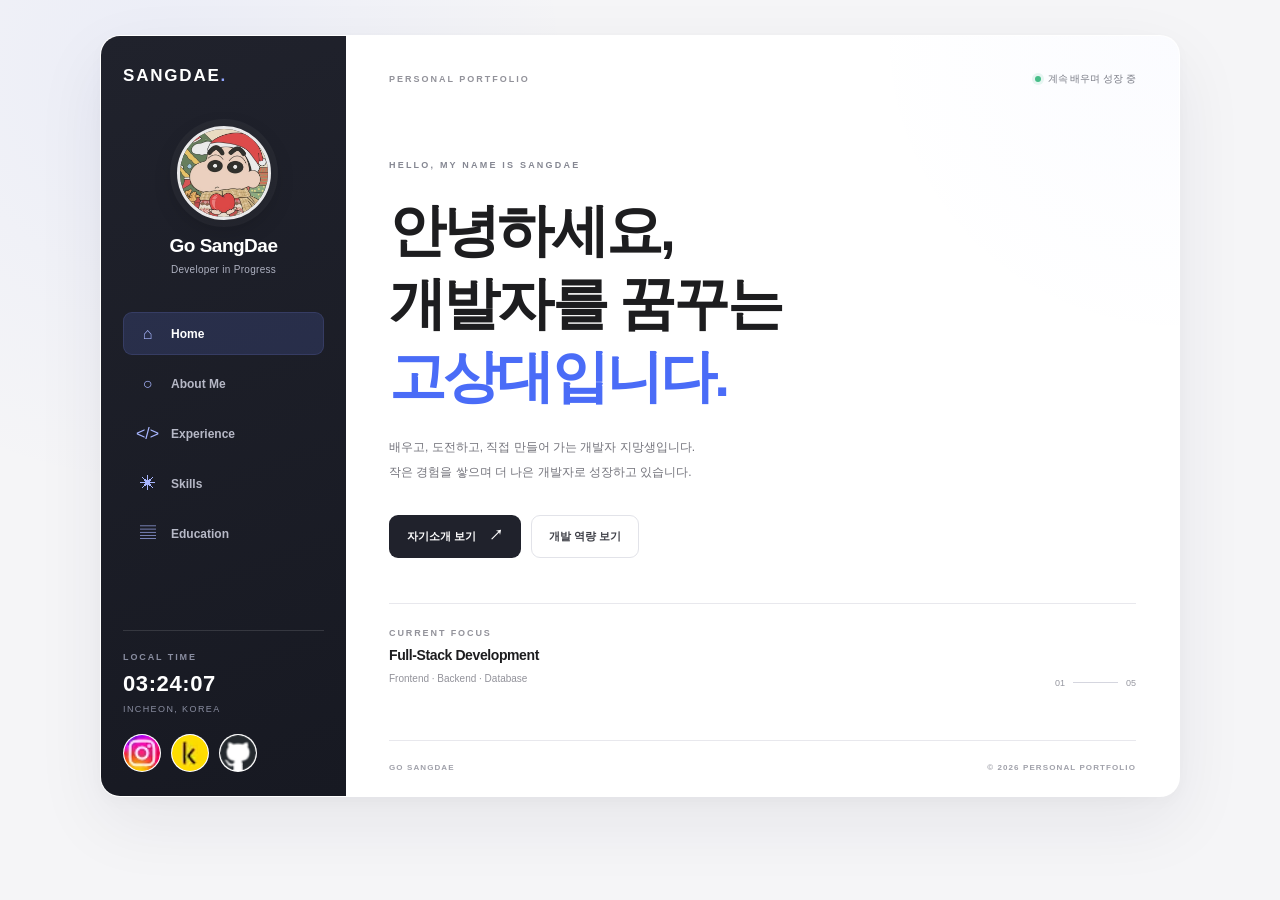
<file: About Me/index.html>
<!doctype html>
<html lang="ko">
<head>
    <meta charset="utf-8">
    <meta name="viewport" content="width=device-width, initial-scale=1">
    <title>Go SangDae | Portfolio</title>
    <link rel="stylesheet" href="style.css">
    <script src="script.js" defer></script>
</head>
<body>
<div class="layout">

    <aside class="sidebar">
        <a href="index.html" class="brand">SANGDAE<span>.</span></a>

        <div class="profile">
            <img src="images/짱구이미지3.jpg" alt="고상대 프로필 사진">
            <h2>Go SangDae</h2>
            <p>Developer in Progress</p>
        </div>

        <nav class="navigation" aria-label="메인 메뉴">
            <a href="index.html" class="nav-link active" aria-current="page">
                <span class="nav-icon">⌂</span> Home
            </a>
            <a href="about.html" class="nav-link">
                <span class="nav-icon">○</span> About Me
            </a>
            <a href="experience.html" class="nav-link">
                <span class="nav-icon">&lt;/&gt;</span> Experience
            </a>
            <a href="skills.html" class="nav-link">
                <span class="nav-icon">✳</span> Skills
            </a>
            <a href="education.html" class="nav-link">
                <span class="nav-icon">▤</span> Education
            </a>
        </nav>

        <div class="sidebar-bottom">
            <div class="sidebar-divider"></div>
            <p class="small-label">LOCAL TIME</p>
            <div id="time" class="clock">00:00:00</div>
            <p class="location">INCHEON, KOREA</p>

            <div class="social-links">
                <a href="https://www.instagram.com/" target="_blank" rel="noopener noreferrer" aria-label="Instagram">
                    <img src="images/인스타.png">
                </a>
                <a href="https://www.kakao.com/" target="_blank" rel="noopener noreferrer" aria-label="Kakao">
                    <img src="images/카카오.png">
                </a>
                <a href="https://github.com/" target="_blank" rel="noopener noreferrer" aria-label="GitHub">
                    <img src="images/깃허브.png">
                </a>
            </div>
        </div>
    </aside>

    <main class="main-content home-content">
        <div class="topbar">
            <span class="topbar-label">PERSONAL PORTFOLIO</span>
            <span class="availability">
                <span class="availability-dot"></span>
                계속 배우며 성장 중
            </span>
        </div>

        <section class="hero">
            <p class="eyebrow">HELLO, MY NAME IS SANGDAE</p>

            <h1>
                안녕하세요,<br>
                개발자를 꿈꾸는<br>
                <span>고상대입니다.</span>
            </h1>

            <p class="hero-description">
                배우고, 도전하고, 직접 만들어 가는 개발자 지망생입니다.<br>
                작은 경험을 쌓으며 더 나은 개발자로 성장하고 있습니다.
            </p>

            <div class="hero-buttons">
                <a href="about.html" class="button button-primary">
                    자기소개 보기 <span>↗</span>
                </a>
                <a href="experience.html" class="button button-secondary">
                    개발 역량 보기
                </a>
            </div>

            <div class="hero-line"></div>

            <div class="home-bottom">
                <div>
                    <p class="small-label">CURRENT FOCUS</p>
                    <h3>Full-Stack Development</h3>
                    <p class="muted-text">Frontend · Backend · Database</p>
                </div>
                <div class="scroll-indicator">
                    <span>01</span>
                    <span class="scroll-line"></span>
                    <span>05</span>
                </div>
            </div>
        </section>

        <footer class="page-footer">
            <span>GO SANGDAE</span>
            <span>© <span class="current-year">2026</span> PERSONAL PORTFOLIO</span>
        </footer>
    </main>
</div>
</body>
</html>
</file>
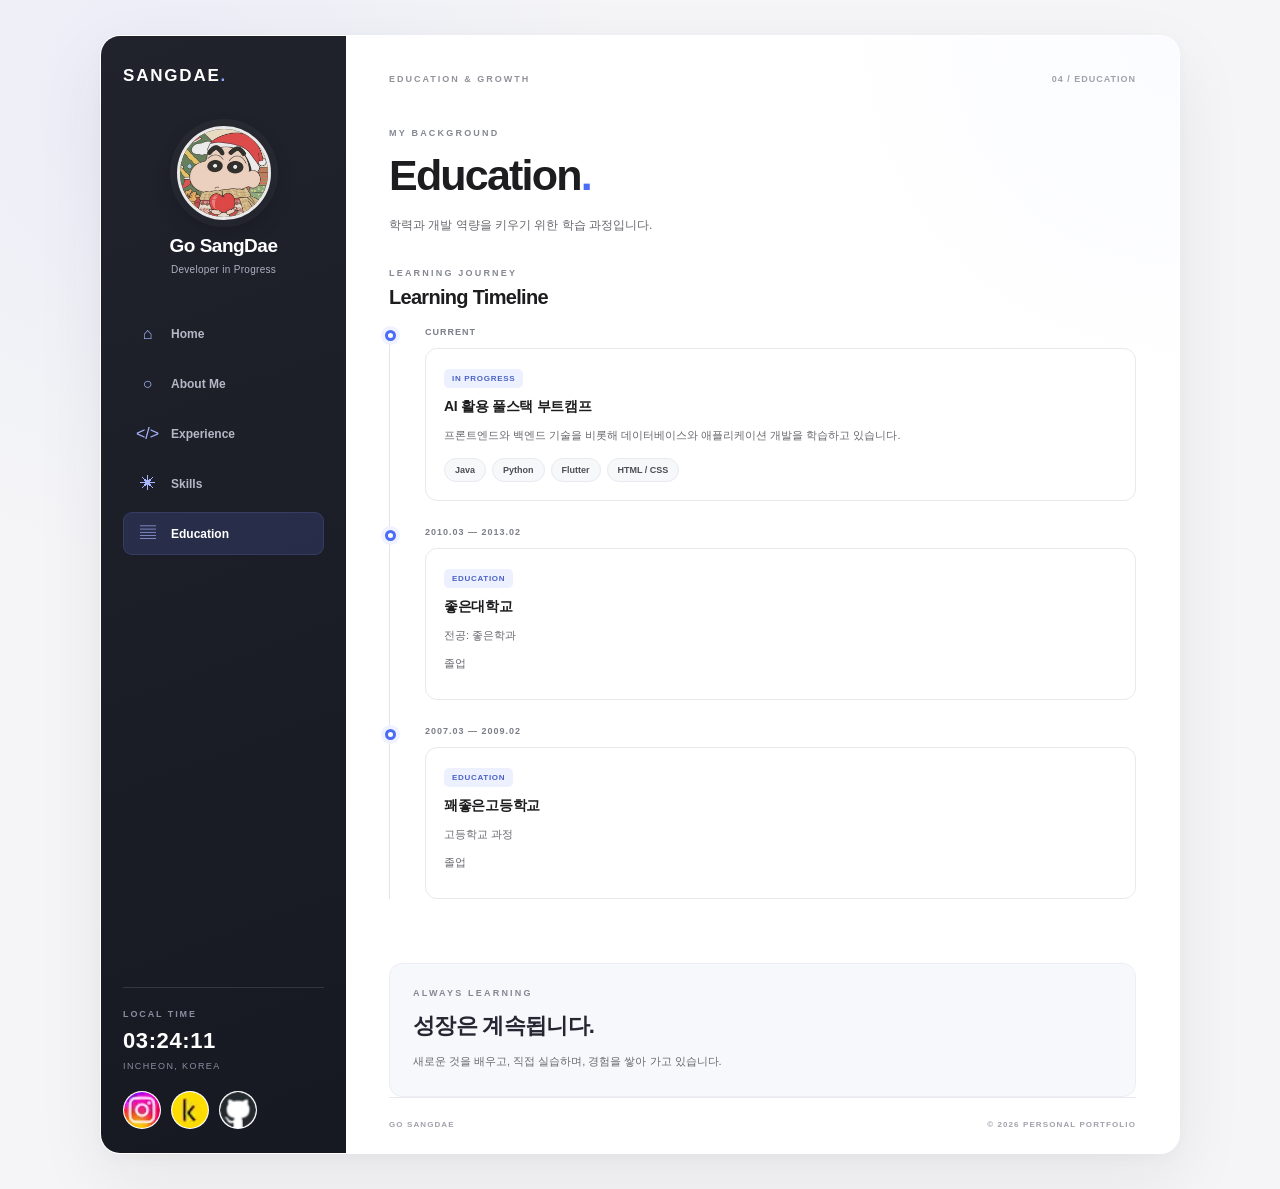
<file: About Me/education.html>
<!doctype html>
<html lang="ko">
<head>
    <meta charset="utf-8">
    <meta name="viewport" content="width=device-width, initial-scale=1">
    <title>Education | Go SangDae</title>
    <link rel="stylesheet" href="style.css">
    <script src="script.js" defer></script>
</head>
<body>
<div class="layout">

    <aside class="sidebar">
        <a href="index.html" class="brand">SANGDAE<span>.</span></a>

        <div class="profile">
            <img src="images/짱구이미지3.jpg" alt="고상대 프로필 사진">
            <h2>Go SangDae</h2>
            <p>Developer in Progress</p>
        </div>

        <nav class="navigation" aria-label="메인 메뉴">
            <a href="index.html" class="nav-link"><span class="nav-icon">⌂</span> Home</a>
            <a href="about.html" class="nav-link"><span class="nav-icon">○</span> About Me</a>
            <a href="experience.html" class="nav-link"><span class="nav-icon">&lt;/&gt;</span> Experience</a>
            <a href="skills.html" class="nav-link"><span class="nav-icon">✳</span> Skills</a>
            <a href="education.html" class="nav-link active" aria-current="page"><span class="nav-icon">▤</span> Education</a>
        </nav>

        <div class="sidebar-bottom">
            <div class="sidebar-divider"></div>
            <p class="small-label">LOCAL TIME</p>
            <div id="time" class="clock">00:00:00</div>
            <p class="location">INCHEON, KOREA</p>
            <div class="social-links">
                <a href="https://www.instagram.com/" target="_blank" rel="noopener noreferrer" aria-label="Instagram">
                    <img src="images/인스타.png">
                </a>
                <a href="https://www.kakao.com/" target="_blank" rel="noopener noreferrer" aria-label="Kakao">
                    <img src="images/카카오.png">
                </a>
                <a href="https://github.com/" target="_blank" rel="noopener noreferrer" aria-label="GitHub">
                    <img src="images/깃허브.png">
                </a>
            </div>
        </div>
    </aside>

    <main class="main-content">
        <div class="topbar">
            <span class="topbar-label">EDUCATION & GROWTH</span>
            <span class="page-number">04 / EDUCATION</span>
        </div>

        <header class="page-heading">
            <p class="eyebrow">MY BACKGROUND</p>
            <h1>Education<span>.</span></h1>
            <p>학력과 개발 역량을 키우기 위한 학습 과정입니다.</p>
        </header>

        <section class="content-section">
            <div class="section-heading">
                <p class="eyebrow">LEARNING JOURNEY</p>
                <h2>Learning Timeline</h2>
            </div>

            <div class="timeline">
                <article class="timeline-item">
                    <div class="timeline-marker"></div>
                    <div class="timeline-date">CURRENT</div>
                    <div class="timeline-card">
                        <span class="timeline-tag">IN PROGRESS</span>
                        <h3>AI 활용 풀스택 부트캠프</h3>
                        <p>
                            프론트엔드와 백엔드 기술을 비롯해
                            데이터베이스와 애플리케이션 개발을 학습하고 있습니다.
                        </p>
                        <div class="skill-tags">
                            <span>Java</span>
                            <span>Python</span>
                            <span>Flutter</span>
                            <span>HTML / CSS</span>
                        </div>
                    </div>
                </article>

                <article class="timeline-item">
                    <div class="timeline-marker"></div>
                    <div class="timeline-date">2010.03 — 2013.02</div>
                    <div class="timeline-card">
                        <span class="timeline-tag">EDUCATION</span>
                        <h3>좋은대학교</h3>
                        <p>전공: 좋은학과</p>
                        <p class="muted-text">졸업</p>
                    </div>
                </article>

                <article class="timeline-item">
                    <div class="timeline-marker"></div>
                    <div class="timeline-date">2007.03 — 2009.02</div>
                    <div class="timeline-card">
                        <span class="timeline-tag">EDUCATION</span>
                        <h3>꽤좋은고등학교</h3>
                        <p>고등학교 과정</p>
                        <p class="muted-text">졸업</p>
                    </div>
                </article>
            </div>
        </section>

        <section class="quote-panel">
            <p class="eyebrow">ALWAYS LEARNING</p>
            <h2>성장은 계속됩니다.</h2>
            <p>새로운 것을 배우고, 직접 실습하며, 경험을 쌓아 가고 있습니다.</p>
        </section>

        <footer class="page-footer">
            <span>GO SANGDAE</span>
            <span>© <span class="current-year">2026</span> PERSONAL PORTFOLIO</span>
        </footer>
    </main>
</div>
</body>
</html>
</file>
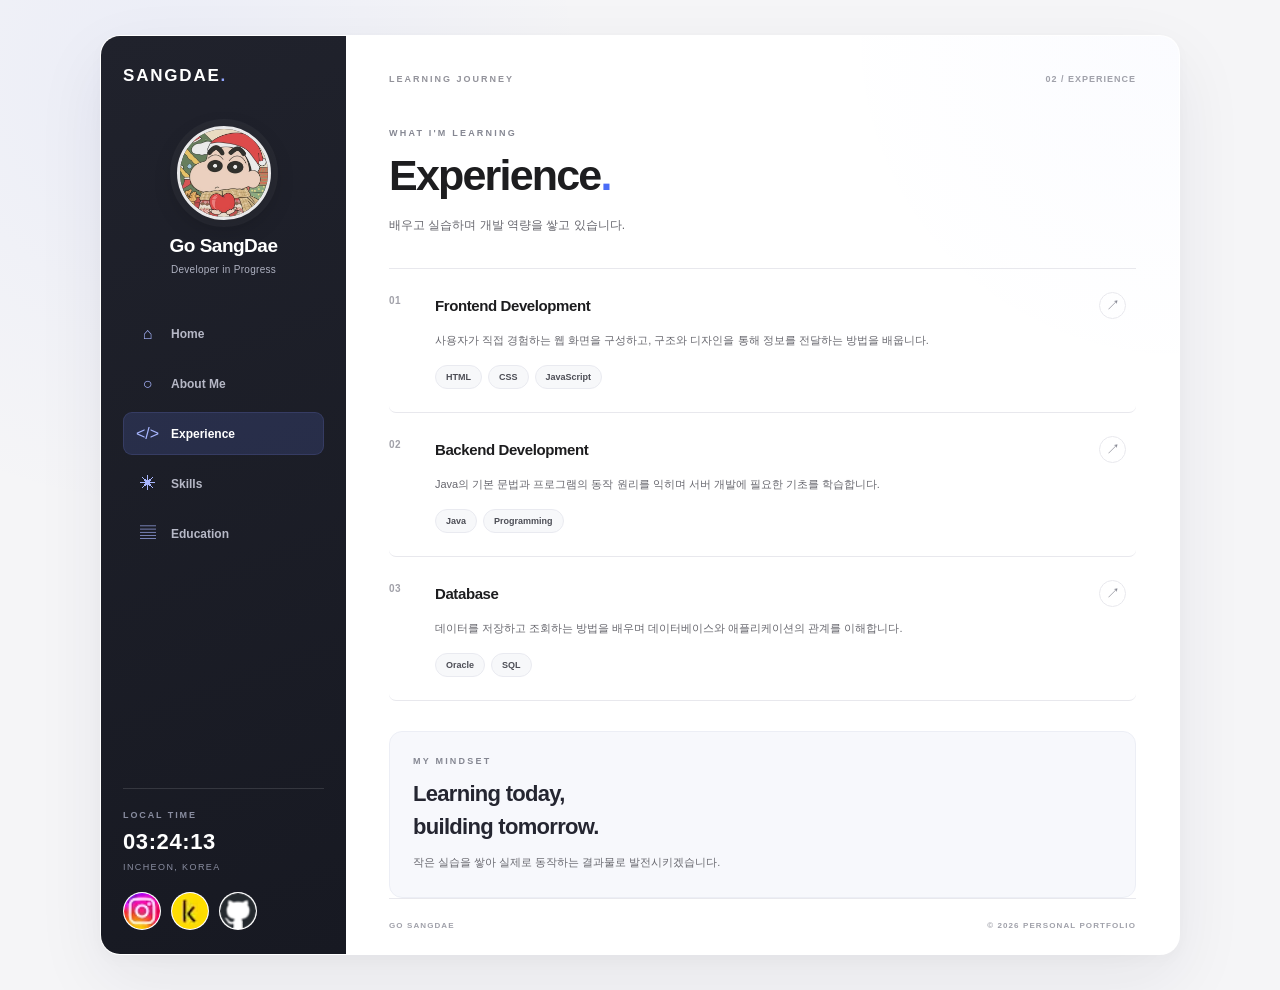
<file: About Me/experience.html>
<!doctype html>
<html lang="ko">
<head>
    <meta charset="utf-8">
    <meta name="viewport" content="width=device-width, initial-scale=1">
    <title>Experience | Go SangDae</title>
    <link rel="stylesheet" href="style.css">
    <script src="script.js" defer></script>
</head>
<body>
<div class="layout">

    <aside class="sidebar">
        <a href="index.html" class="brand">SANGDAE<span>.</span></a>

        <div class="profile">
            <img src="images/짱구이미지3.jpg" alt="고상대 프로필 사진">
            <h2>Go SangDae</h2>
            <p>Developer in Progress</p>
        </div>

        <nav class="navigation" aria-label="메인 메뉴">
            <a href="index.html" class="nav-link"><span class="nav-icon">⌂</span> Home</a>
            <a href="about.html" class="nav-link"><span class="nav-icon">○</span> About Me</a>
            <a href="experience.html" class="nav-link active" aria-current="page"><span class="nav-icon">&lt;/&gt;</span> Experience</a>
            <a href="skills.html" class="nav-link"><span class="nav-icon">✳</span> Skills</a>
            <a href="education.html" class="nav-link"><span class="nav-icon">▤</span> Education</a>
        </nav>

        <div class="sidebar-bottom">
            <div class="sidebar-divider"></div>
            <p class="small-label">LOCAL TIME</p>
            <div id="time" class="clock">00:00:00</div>
            <p class="location">INCHEON, KOREA</p>
            <div class="social-links">
                <a href="https://www.instagram.com/" target="_blank" rel="noopener noreferrer" aria-label="Instagram">
                    <img src="images/인스타.png">
                </a>
                <a href="https://www.kakao.com/" target="_blank" rel="noopener noreferrer" aria-label="Kakao">
                    <img src="images/카카오.png">
                </a>
                <a href="https://github.com/" target="_blank" rel="noopener noreferrer" aria-label="GitHub">
                    <img src="images/깃허브.png">
                </a>
            </div>
        </div>
    </aside>

    <main class="main-content">
        <div class="topbar">
            <span class="topbar-label">LEARNING JOURNEY</span>
            <span class="page-number">02 / EXPERIENCE</span>
        </div>

        <header class="page-heading">
            <p class="eyebrow">WHAT I'M LEARNING</p>
            <h1>Experience<span>.</span></h1>
            <p>배우고 실습하며 개발 역량을 쌓고 있습니다.</p>
        </header>

        <section class="experience-list">
            <article class="experience-item">
                <div class="experience-index">01</div>
                <div class="experience-content">
                    <div class="experience-title-row">
                        <h2>Frontend Development</h2>
                        <span class="experience-symbol">↗</span>
                    </div>
                    <p class="experience-description">
                        사용자가 직접 경험하는 웹 화면을 구성하고,
                        구조와 디자인을 통해 정보를 전달하는 방법을 배웁니다.
                    </p>
                    <div class="skill-tags">
                        <span>HTML</span>
                        <span>CSS</span>
                        <span>JavaScript</span>
                    </div>
                </div>
            </article>

            <article class="experience-item">
                <div class="experience-index">02</div>
                <div class="experience-content">
                    <div class="experience-title-row">
                        <h2>Backend Development</h2>
                        <span class="experience-symbol">↗</span>
                    </div>
                    <p class="experience-description">
                        Java의 기본 문법과 프로그램의 동작 원리를 익히며
                        서버 개발에 필요한 기초를 학습합니다.
                    </p>
                    <div class="skill-tags">
                        <span>Java</span>
                        <span>Programming</span>
                    </div>
                </div>
            </article>

            <article class="experience-item">
                <div class="experience-index">03</div>
                <div class="experience-content">
                    <div class="experience-title-row">
                        <h2>Database</h2>
                        <span class="experience-symbol">↗</span>
                    </div>
                    <p class="experience-description">
                        데이터를 저장하고 조회하는 방법을 배우며
                        데이터베이스와 애플리케이션의 관계를 이해합니다.
                    </p>
                    <div class="skill-tags">
                        <span>Oracle</span>
                        <span>SQL</span>
                    </div>
                </div>
            </article>
        </section>

        <section class="quote-panel">
            <p class="eyebrow">MY MINDSET</p>
            <h2>Learning today,<br>building tomorrow.</h2>
            <p>작은 실습을 쌓아 실제로 동작하는 결과물로 발전시키겠습니다.</p>
        </section>

        <footer class="page-footer">
            <span>GO SANGDAE</span>
            <span>© <span class="current-year">2026</span> PERSONAL PORTFOLIO</span>
        </footer>
    </main>
</div>
</body>
</html>
</file>
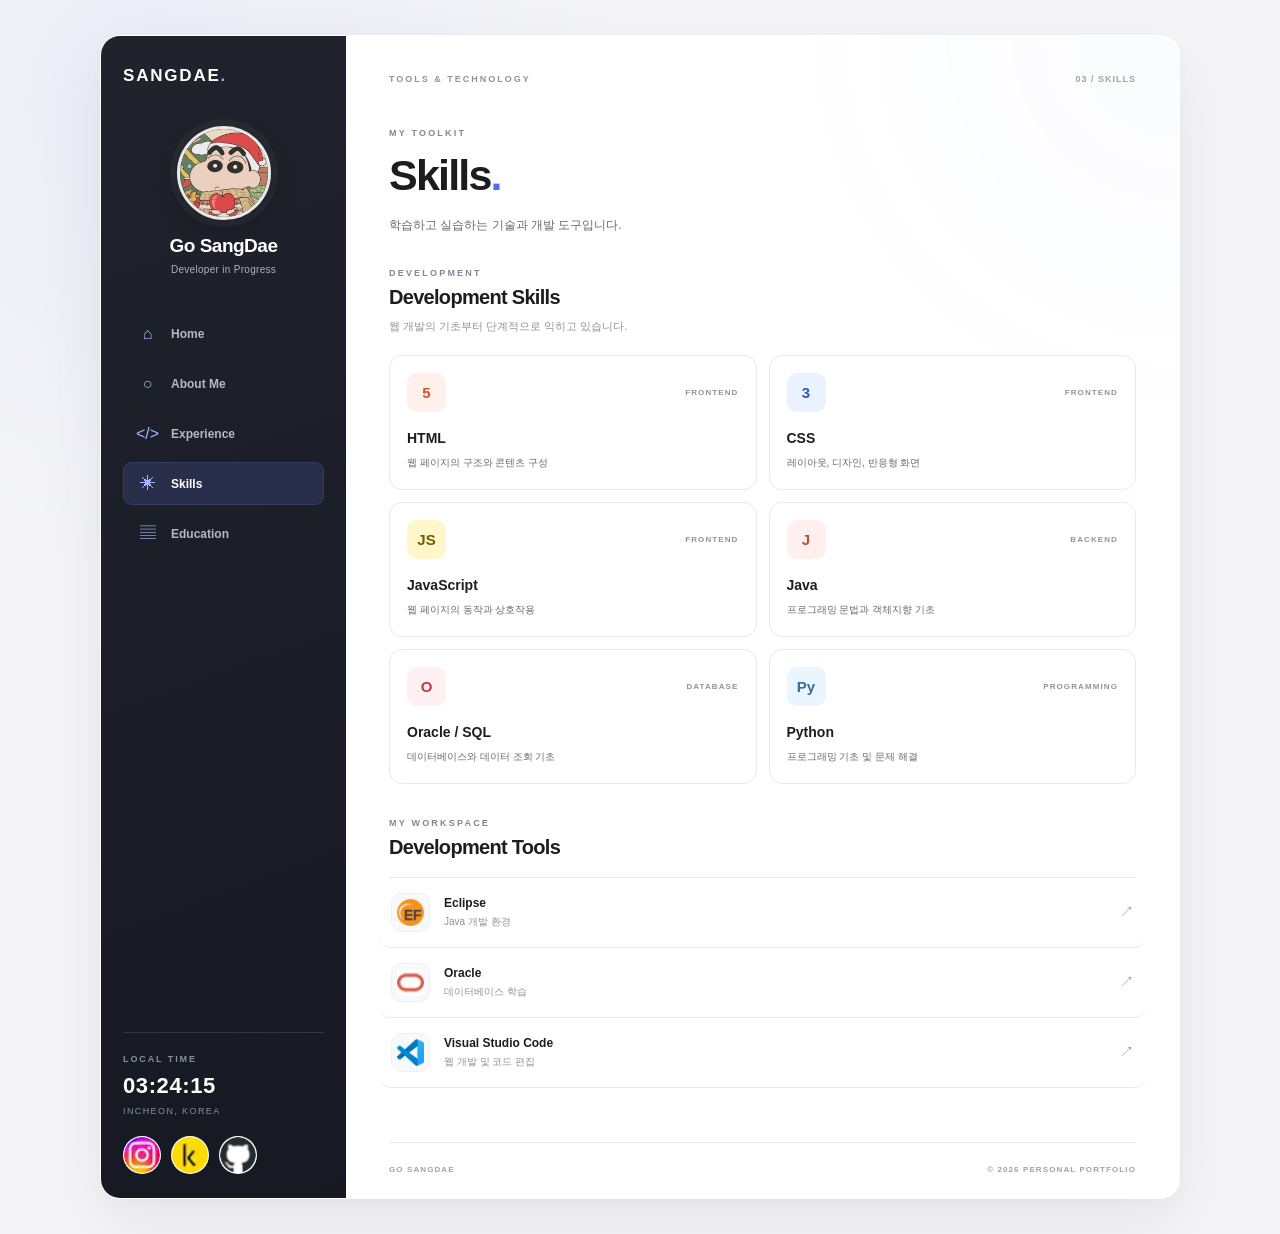
<file: About Me/skills.html>
<!doctype html>
<html lang="ko">
<head>
    <meta charset="utf-8">
    <meta name="viewport" content="width=device-width, initial-scale=1">
    <title>Skills | Go SangDae</title>
    <link rel="stylesheet" href="style.css">
    <script src="script.js" defer></script>
</head>
<body>
<div class="layout">

    <aside class="sidebar">
        <a href="index.html" class="brand">SANGDAE<span>.</span></a>

        <div class="profile">
            <img src="images/짱구이미지3.jpg" alt="고상대 프로필 사진">
            <h2>Go SangDae</h2>
            <p>Developer in Progress</p>
        </div>

        <nav class="navigation" aria-label="메인 메뉴">
            <a href="index.html" class="nav-link"><span class="nav-icon">⌂</span> Home</a>
            <a href="about.html" class="nav-link"><span class="nav-icon">○</span> About Me</a>
            <a href="experience.html" class="nav-link"><span class="nav-icon">&lt;/&gt;</span> Experience</a>
            <a href="skills.html" class="nav-link active" aria-current="page"><span class="nav-icon">✳</span> Skills</a>
            <a href="education.html" class="nav-link"><span class="nav-icon">▤</span> Education</a>
        </nav>

        <div class="sidebar-bottom">
            <div class="sidebar-divider"></div>
            <p class="small-label">LOCAL TIME</p>
            <div id="time" class="clock">00:00:00</div>
            <p class="location">INCHEON, KOREA</p>
            <div class="social-links">
                <a href="https://www.instagram.com/" target="_blank" rel="noopener noreferrer" aria-label="Instagram">
                    <img src="images/인스타.png">
                </a>
                <a href="https://www.kakao.com/" target="_blank" rel="noopener noreferrer" aria-label="Kakao">
                    <img src="images/카카오.png">
                </a>
                <a href="https://github.com/" target="_blank" rel="noopener noreferrer" aria-label="GitHub">
                    <img src="images/깃허브.png">
                </a>
            </div>
        </div>
    </aside>

    <main class="main-content">
        <div class="topbar">
            <span class="topbar-label">TOOLS & TECHNOLOGY</span>
            <span class="page-number">03 / SKILLS</span>
        </div>

        <header class="page-heading">
            <p class="eyebrow">MY TOOLKIT</p>
            <h1>Skills<span>.</span></h1>
            <p>학습하고 실습하는 기술과 개발 도구입니다.</p>
        </header>

        <section class="content-section">
            <div class="section-heading">
                <p class="eyebrow">DEVELOPMENT</p>
                <h2>Development Skills</h2>
                <p class="section-description">
                    웹 개발의 기초부터 단계적으로 익히고 있습니다.
                </p>
            </div>

            <div class="skill-grid">
                <article class="skill-card">
                    <div class="skill-card-top">
                        <span class="skill-symbol html-symbol">5</span>
                        <span class="skill-category">FRONTEND</span>
                    </div>
                    <h3>HTML</h3>
                    <p>웹 페이지의 구조와 콘텐츠 구성</p>
                </article>

                <article class="skill-card">
                    <div class="skill-card-top">
                        <span class="skill-symbol css-symbol">3</span>
                        <span class="skill-category">FRONTEND</span>
                    </div>
                    <h3>CSS</h3>
                    <p>레이아웃, 디자인, 반응형 화면</p>
                </article>

                <article class="skill-card">
                    <div class="skill-card-top">
                        <span class="skill-symbol js-symbol">JS</span>
                        <span class="skill-category">FRONTEND</span>
                    </div>
                    <h3>JavaScript</h3>
                    <p>웹 페이지의 동작과 상호작용</p>
                </article>

                <article class="skill-card">
                    <div class="skill-card-top">
                        <span class="skill-symbol java-symbol">J</span>
                        <span class="skill-category">BACKEND</span>
                    </div>
                    <h3>Java</h3>
                    <p>프로그래밍 문법과 객체지향 기초</p>
                </article>

                <article class="skill-card">
                    <div class="skill-card-top">
                        <span class="skill-symbol oracle-symbol">O</span>
                        <span class="skill-category">DATABASE</span>
                    </div>
                    <h3>Oracle / SQL</h3>
                    <p>데이터베이스와 데이터 조회 기초</p>
                </article>

                <article class="skill-card">
                    <div class="skill-card-top">
                        <span class="skill-symbol python-symbol">Py</span>
                        <span class="skill-category">PROGRAMMING</span>
                    </div>
                    <h3>Python</h3>
                    <p>프로그래밍 기초 및 문제 해결</p>
                </article>
            </div>
        </section>

        <section class="content-section">
            <div class="section-heading">
                <p class="eyebrow">MY WORKSPACE</p>
                <h2>Development Tools</h2>
            </div>

            <div class="tool-list">
                <div class="tool-item">
                    <img src="images/이클립스.png" alt="Eclipse">
                    <div>
                        <h3>Eclipse</h3>
                        <p>Java 개발 환경</p>
                    </div>
                    <span class="tool-arrow">↗</span>
                </div>

                <div class="tool-item">
                    <img src="images/오라클.png" alt="Oracle">
                    <div>
                        <h3>Oracle</h3>
                        <p>데이터베이스 학습</p>
                    </div>
                    <span class="tool-arrow">↗</span>
                </div>

                <div class="tool-item">
                    <img src="images/vs code.png" alt="Visual Studio Code">
                    <div>
                        <h3>Visual Studio Code</h3>
                        <p>웹 개발 및 코드 편집</p>
                    </div>
                    <span class="tool-arrow">↗</span>
                </div>
            </div>
        </section>

        <p class="disclaimer">
        
        </p>

        <footer class="page-footer">
            <span>GO SANGDAE</span>
            <span>© <span class="current-year">2026</span> PERSONAL PORTFOLIO</span>
        </footer>
    </main>
</div>
</body>
</html>
</file>
<file: About Me/style.css>
* {
    box-sizing: border-box;
}

:root {
    --accent: #4a6cf7;
    --accent-soft: #edf1ff;

    --dark: #20222c;
    --dark-deep: #171922;

    --text: #1d1d1f;
    --text-sub: #68686f;
    --text-muted: #92929a;

    --border: #e8e8ed;
    --background: #f5f5f7;
    --white: #ffffff;
}

html {
    scroll-behavior: smooth;
}

body {
    margin: 0;
    min-height: 100vh;
    padding: 35px 20px;

    background:
        radial-gradient(
            circle at 12% 8%,
            rgba(74, 108, 247, 0.06),
            transparent 30%
        ),
        var(--background);

    color: var(--text);

    font-family:
        -apple-system,
        BlinkMacSystemFont,
        "Segoe UI",
        "Malgun Gothic",
        "맑은 고딕",
        sans-serif;

    -webkit-font-smoothing: antialiased;
}

a {
    color: inherit;
    text-decoration: none;
}

button,
input,
textarea {
    font: inherit;
}

img {
    max-width: 100%;
}

.layout {
    display: flex;
    align-items: stretch;

    width: 100%;
    max-width: 1080px;
    min-height: 760px;

    margin: 0 auto;
    overflow: hidden;

    background: var(--white);

    border: 1px solid rgba(255, 255, 255, 0.8);
    border-radius: 20px;

    box-shadow:
        0 25px 70px rgba(25, 30, 50, 0.07),
        0 5px 15px rgba(25, 30, 50, 0.025);
}

.sidebar {
    display: flex;
    flex-direction: column;
    flex-shrink: 0;

    width: 245px;
    padding: 30px 22px 24px;

    color: #ffffff;

    background: linear-gradient(
        160deg,
        var(--dark) 0%,
        var(--dark-deep) 100%
    );
}

.brand {
    display: inline-block;

    width: fit-content;
    margin-bottom: 40px;

    color: #ffffff;

    font-size: 17px;
    font-weight: 800;
    letter-spacing: 1.8px;
}

.brand span {
    color: #91a5ff;
}

.profile {
    text-align: center;
}

.profile img {
    display: block;

    width: 94px;
    height: 94px;

    margin: 0 auto 15px;

    object-fit: cover;

    border: 3px solid rgba(255, 255, 255, 0.9);
    border-radius: 50%;

    box-shadow:
        0 0 0 7px rgba(255, 255, 255, 0.04),
        0 8px 24px rgba(0, 0, 0, 0.2);

    transition: transform 0.3s ease;
}

.profile img:hover {
    transform: scale(1.04);
}

.profile h2 {
    margin: 0 0 7px;

    color: #ffffff;

    font-size: 19px;
    font-weight: 750;
    letter-spacing: -0.5px;
}

.profile p {
    margin: 0;

    color: #aeb1c1;

    font-size: 10px;
    letter-spacing: 0.3px;
}

.navigation {
    display: flex;
    flex-direction: column;
    gap: 7px;

    margin-top: 37px;
}

.nav-link {
    display: flex;
    align-items: center;
    gap: 12px;

    min-height: 43px;
    padding: 10px 12px;

    color: #b6b8c6;

    border: 1px solid transparent;
    border-radius: 9px;

    font-size: 12px;
    font-weight: 550;

    transition:
        color 0.2s ease,
        background 0.2s ease,
        border-color 0.2s ease,
        transform 0.2s ease;
}

.nav-link:hover {
    color: #ffffff;

    background: rgba(255, 255, 255, 0.06);

    transform: translateX(2px);
}

.nav-link.active {
    color: #ffffff;

    background: rgba(106, 132, 255, 0.16);

    border-color: rgba(132, 151, 255, 0.14);
}

.nav-icon {
    display: inline-flex;
    align-items: center;
    justify-content: center;

    width: 23px;
    min-width: 23px;

    color: #a8b6ff;

    font-size: 16px;
    font-weight: 500;

    text-align: center;
}

.sidebar-bottom {
    margin-top: auto;
    padding-top: 28px;
}

.sidebar-divider {
    height: 1px;
    margin-bottom: 21px;

    background: rgba(255, 255, 255, 0.12);
}

.small-label {
    margin: 0 0 9px;

    color: var(--text-muted);

    font-size: 9px;
    font-weight: 700;
    letter-spacing: 1.9px;
}

.sidebar .small-label {
    color: #898da0;
}

.clock {
    color: #ffffff;

    font-size: 22px;
    font-weight: 650;
    letter-spacing: 0.6px;

    font-variant-numeric: tabular-nums;
}

.location {
    margin: 7px 0 20px;

    color: #898da0;

    font-size: 9px;
    letter-spacing: 1.4px;
}

.social-links {
    display: flex;
    align-items: center;
    gap: 10px;
}

.social-links a {
    display: inline-flex;
    align-items: center;
    justify-content: center;
    flex-shrink: 0;

    width: 38px;
    height: 38px;
    padding: 0;

    color: var(--dark);

    background: #ffffff;

    border: 1px solid rgba(255, 255, 255, 0.22);
    border-radius: 50%;

    overflow: hidden;

    transition:
        transform 0.25s ease,
        box-shadow 0.25s ease,
        background 0.25s ease;
}

.social-links a:hover {
    transform: translateY(-4px);

    box-shadow: 0 5px 14px rgba(0, 0, 0, 0.2);
}

.social-links img {
    display: block;

    width: 100%;
    height: 100%;

    object-fit: contain;
    border-radius: 50%;
}

.main-content {
    display: flex;
    flex-direction: column;

    flex: 1;
    min-width: 0;

    padding: 29px 43px 24px;

    background:
        radial-gradient(
            circle at 100% 0%,
            rgba(74, 108, 247, 0.025),
            transparent 28%
        ),
        #ffffff;
}

.topbar {
    display: flex;
    align-items: center;
    justify-content: space-between;
    gap: 12px;

    min-height: 28px;
    margin-bottom: 35px;
}

.topbar-label {
    color: #92929a;

    font-size: 9px;
    font-weight: 700;
    letter-spacing: 2px;
}

.page-number {
    color: #a0a1aa;

    font-size: 9px;
    font-weight: 650;
    letter-spacing: 1px;
}

.eyebrow {
    margin: 0 0 12px;

    color: #858792;

    font-size: 9px;
    font-weight: 750;
    letter-spacing: 2.2px;
}

.page-heading {
    margin-bottom: 32px;
}

.page-heading h1 {
    margin: 0 0 12px;

    color: var(--text);

    font-size: clamp(32px, 4vw, 43px);
    font-weight: 780;
    line-height: 1.2;
    letter-spacing: -1.8px;
}

.page-heading h1 span {
    color: var(--accent);
}

.page-heading > p:last-child {
    margin: 0;

    color: var(--text-sub);

    font-size: 12px;
    line-height: 1.9;
}

.content-section {
    margin-bottom: 34px;
}

.section-heading {
    margin-bottom: 18px;
}

.section-heading .eyebrow {
    margin-bottom: 8px;
}

.section-heading h2 {
    margin: 0;

    color: var(--text);

    font-size: 20px;
    font-weight: 750;
    letter-spacing: -0.7px;
}

.section-description {
    margin: 8px 0 0;

    color: var(--text-muted);

    font-size: 11px;
    line-height: 1.8;
}

.muted-text {
    margin: 0;

    color: var(--text-muted);

    font-size: 10px;
    line-height: 1.8;
}

.home-content {
    min-height: 760px;
}

.hero {
    display: flex;
    flex-direction: column;
    justify-content: center;
    flex: 1;

    padding: 25px 0 45px;

    animation: enter 0.6s ease both;
}

.hero h1 {
    margin: 12px 0 22px;

    color: #1d1d1f;

    font-size: clamp(38px, 5vw, 57px);
    font-weight: 790;
    line-height: 1.28;

    letter-spacing: -2.8px;
}

.hero h1 span {
    color: var(--accent);
}

.hero-description {
    margin: 0;

    color: #73737b;

    font-size: 12px;
    line-height: 2.1;

    word-break: keep-all;
}

.availability {
    display: inline-flex;
    align-items: center;
    gap: 7px;

    color: #777983;

    font-size: 10px;
}

.availability-dot {
    width: 6px;
    height: 6px;

    border-radius: 50%;

    background: #47bd88;
    box-shadow: 0 0 0 3px rgba(71, 189, 136, 0.12);
}

.hero-buttons {
    display: flex;
    flex-wrap: wrap;
    gap: 10px;

    margin-top: 29px;
}

.button {
    display: inline-flex;
    align-items: center;
    justify-content: center;
    gap: 13px;

    min-height: 43px;
    padding: 0 17px;

    border: 1px solid transparent;
    border-radius: 9px;

    font-size: 11px;
    font-weight: 650;

    transition:
        background 0.2s ease,
        color 0.2s ease,
        border-color 0.2s ease,
        transform 0.2s ease;
}

.button:hover {
    transform: translateY(-2px);
}

.button-primary {
    color: #ffffff;
    background: #20222c;
}

.button-primary:hover {
    background: var(--accent);
}

.button-primary span {
    font-size: 14px;
}

.button-secondary {
    color: #3f4048;

    background: #ffffff;

    border-color: #e2e3e9;
}

.button-secondary:hover {
    color: var(--accent);

    border-color: #cbd4ff;

    background: #f8f9ff;
}

.hero-line {
    width: 100%;
    height: 1px;

    margin: 45px 0 24px;

    background: var(--border);
}

.home-bottom {
    display: flex;
    justify-content: space-between;
    align-items: flex-end;
    gap: 18px;
}

.home-bottom h3 {
    margin: 0 0 7px;

    color: var(--text);

    font-size: 14px;
    font-weight: 700;
    letter-spacing: -0.4px;
}

.scroll-indicator {
    display: flex;
    align-items: center;
    gap: 8px;

    color: #9697a0;

    font-size: 9px;
}

.scroll-line {
    display: inline-block;

    width: 45px;
    height: 1px;

    background: #d5d6df;
}

.about-card {
    position: relative;

    margin-bottom: 35px;
    padding: 28px 25px;

    background: linear-gradient(
        135deg,
        #f8f9fc,
        #f0f3ff
    );

    border: 1px solid #edf0fa;
    border-radius: 14px;

    overflow: hidden;
}

.about-card-mark {
    margin-bottom: 8px;

    color: var(--accent);

    font-family: Georgia, serif;
    font-size: 40px;
    line-height: 1;
}

.about-card h2 {
    margin: 0 0 15px;

    color: #262b3c;

    font-size: 19px;
    font-weight: 750;
    line-height: 1.6;
    letter-spacing: -0.6px;
}

.about-card p {
    margin: 0 0 12px;

    color: #666b7a;

    font-size: 11px;
    line-height: 2;

    word-break: keep-all;
}

.about-card p:last-child {
    margin-bottom: 0;
}

.feature-grid {
    display: grid;
    grid-template-columns: repeat(3, minmax(0, 1fr));
    gap: 12px;
}

.feature-card {
    min-width: 0;
    padding: 17px 14px;

    color: var(--text);
    background: #ffffff;

    border: 1px solid var(--border);
    border-radius: 12px;

    transition:
        transform 0.25s ease,
        box-shadow 0.25s ease,
        border-color 0.25s ease;
}

.feature-card:hover {
    transform: translateY(-4px);

    border-color: #dce3ff;

    box-shadow: 0 9px 22px rgba(30, 40, 80, 0.06);
}

.feature-number {
    display: block;

    margin-bottom: 18px;

    color: var(--accent);

    font-size: 10px;
    font-weight: 750;
    letter-spacing: 1px;
}

.feature-card h3 {
    margin: 0 0 9px;

    color: var(--text);

    font-size: 12px;
    font-weight: 750;
}

.feature-card p {
    margin: 0;

    color: var(--text-sub);

    font-size: 10px;
    line-height: 1.9;

    word-break: keep-all;
}

button.feature-card {
    display: block;

    width: 100%;
    font-family: inherit;
    text-align: left;

    cursor: pointer;
    appearance: none;
}

.feature-card.selected {
    background: #f8f9ff;

    box-shadow: 0 5px 16px rgba(30, 40, 80, 0.05);
}

.feature-action {
    display: block;

    margin-top: 14px;

    color: #858792;

    font-size: 9px;
    font-weight: 650;

    transition: color 0.2s ease;
}

.feature-card:hover .feature-action,
.feature-card.selected .feature-action {
    color: var(--accent);
}

.selected-direction {
    margin-top: 15px;
    padding: 19px 20px;

    background: #f8f9fc;

    border: 1px solid #eceef5;
    border-radius: 12px;

    animation: enter 0.3s ease both;
}

.selected-direction .eyebrow {
    margin-bottom: 8px;
}

.selected-direction h3 {
    margin: 0 0 8px;

    color: var(--text);

    font-size: 14px;
    font-weight: 750;
}

.selected-direction > p:last-child {
    margin: 0;

    color: var(--text-sub);

    font-size: 11px;
    line-height: 1.9;

    word-break: keep-all;
}

.contact-list {
    border-top: 1px solid var(--border);
}

.contact-row {
    display: flex;
    justify-content: space-between;
    align-items: center;
    gap: 15px;

    padding: 14px 0;

    border-bottom: 1px solid var(--border);
}

.contact-row > span {
    color: #888994;

    font-size: 11px;
}

.contact-row p,
.contact-row a {
    margin: 0;

    color: #42434a;

    font-size: 11px;
    text-align: right;

    overflow-wrap: anywhere;
}

.contact-row a:hover {
    color: var(--accent);
}

.experience-list {
    border-top: 1px solid var(--border);
}

.experience-item {
    display: grid;
    grid-template-columns: 34px minmax(0, 1fr);
    gap: 12px;

    padding: 23px 10px 23px 0;

    border-bottom: 1px solid var(--border);
    border-radius: 7px;

    transition:
        padding 0.25s ease,
        background 0.25s ease;
}

.experience-item:hover {
    padding-left: 9px;
    padding-right: 8px;

    background: linear-gradient(
        90deg,
        rgba(74, 108, 247, 0.045),
        rgba(74, 108, 247, 0.005)
    );
}

.experience-index {
    padding-top: 3px;

    color: #a1a1a9;

    font-size: 10px;
    font-weight: 700;
    letter-spacing: 0.5px;
}

.experience-content {
    min-width: 0;
}

.experience-title-row {
    display: flex;
    align-items: center;
    justify-content: space-between;
    gap: 12px;
}

.experience-title-row h2 {
    margin: 0;

    color: var(--text);

    font-size: 15px;
    font-weight: 750;
    letter-spacing: -0.4px;
}

.experience-symbol {
    display: inline-flex;
    align-items: center;
    justify-content: center;
    flex-shrink: 0;

    width: 27px;
    height: 27px;

    color: #858792;

    border: 1px solid var(--border);
    border-radius: 50%;

    font-size: 14px;

    transition: all 0.25s ease;
}

.experience-item:hover .experience-symbol {
    color: var(--accent);

    border-color: #dce3ff;
    background: #ffffff;

    transform: translate(2px, -2px);
}

.experience-description {
    margin: 11px 0 14px;

    color: var(--text-sub);

    font-size: 11px;
    line-height: 1.9;

    word-break: keep-all;
}

.skill-tags {
    display: flex;
    flex-wrap: wrap;
    gap: 6px;
}

.skill-tags span {
    display: inline-block;

    padding: 6px 10px;

    color: #4d4e56;

    background: #f7f8fa;

    border: 1px solid #e9eaf0;
    border-radius: 20px;

    font-size: 9px;
    font-weight: 600;

    transition: all 0.2s ease;
}

.experience-item:hover .skill-tags span {
    color: #3859d7;

    background: #ffffff;

    border-color: #dce3ff;
}

.quote-panel {
    margin-top: 30px;
    padding: 24px 23px;

    background: #f7f8fc;

    border: 1px solid #eceef5;
    border-radius: 13px;
}

.quote-panel .eyebrow {
    margin-bottom: 11px;
}

.quote-panel h2 {
    margin: 0 0 10px;

    color: #252631;

    font-size: 22px;
    font-weight: 760;
    line-height: 1.5;
    letter-spacing: -0.7px;
}

.quote-panel > p:last-child {
    margin: 0;

    color: var(--text-sub);

    font-size: 11px;
    line-height: 1.8;
}

.skill-grid {
    display: grid;
    grid-template-columns: repeat(2, minmax(0, 1fr));
    gap: 12px;
}

.skill-card {
    min-width: 0;
    padding: 17px;

    background: #ffffff;

    border: 1px solid var(--border);
    border-radius: 13px;

    transition:
        transform 0.25s ease,
        box-shadow 0.25s ease,
        border-color 0.25s ease;
}

.skill-card:hover {
    transform: translateY(-3px);

    border-color: #d8e0ff;

    box-shadow: 0 8px 22px rgba(30, 40, 80, 0.05);
}

.skill-card-top {
    display: flex;
    align-items: center;
    justify-content: space-between;
    gap: 8px;

    margin-bottom: 18px;
}

.skill-symbol {
    display: inline-flex;
    align-items: center;
    justify-content: center;

    width: 39px;
    height: 39px;

    border-radius: 10px;

    font-size: 15px;
    font-weight: 800;
}

.html-symbol {
    color: #d65332;
    background: #fff0eb;
}

.css-symbol {
    color: #285cb5;
    background: #eaf1ff;
}

.js-symbol {
    color: #705b00;
    background: #fff6c9;
}

.java-symbol {
    color: #c14b37;
    background: #fff0ee;
}

.oracle-symbol {
    color: #bb3b43;
    background: #fff0f1;
}

.python-symbol {
    color: #346b9d;
    background: #eaf5ff;
}

.skill-category {
    color: #92929a;

    font-size: 8px;
    font-weight: 750;
    letter-spacing: 1.1px;
}

.skill-card h3 {
    margin: 0 0 8px;

    color: var(--text);

    font-size: 14px;
    font-weight: 750;
}

.skill-card > p {
    margin: 0;

    color: var(--text-sub);

    font-size: 10px;
    line-height: 1.8;

    word-break: keep-all;
}

.tool-list {
    border-top: 1px solid var(--border);
}

.tool-item {
    display: flex;
    align-items: center;
    gap: 14px;

    padding: 14px 4px;

    border-bottom: 1px solid var(--border);
}

.tool-item img {
    width: 39px;
    height: 39px;

    padding: 5px;

    object-fit: contain;

    background: #f8f9fc;

    border: 1px solid #eff0f4;
    border-radius: 10px;
}

.tool-item > div {
    flex: 1;
    min-width: 0;
}

.tool-item h3 {
    margin: 0 0 5px;

    color: var(--text);

    font-size: 12px;
    font-weight: 700;
}

.tool-item p {
    margin: 0;

    color: var(--text-muted);

    font-size: 10px;
}

.tool-arrow {
    color: #a0a1aa;
    font-size: 15px;

    transition:
        color 0.2s ease,
        transform 0.2s ease;
}

.tool-item:hover .tool-arrow {
    color: var(--accent);
    transform: translate(2px, -2px);
}

.disclaimer {
    color: var(--text-muted);

    font-size: 10px;
    line-height: 1.8;
}

.timeline {
    position: relative;

    padding-left: 18px;

    border-left: 1px solid #e1e4ed;
}

.timeline-item {
    position: relative;

    padding: 0 0 26px 17px;
}

.timeline-item:last-child {
    padding-bottom: 0;
}

.timeline-marker {
    position: absolute;
    top: 3px;
    left: -23px;

    width: 11px;
    height: 11px;

    background: #ffffff;

    border: 3px solid var(--accent);
    border-radius: 50%;

    box-shadow: 0 0 0 4px #f0f3ff;
}

.timeline-date {
    margin-bottom: 11px;

    color: #7c7e89;

    font-size: 9px;
    font-weight: 750;
    letter-spacing: 1px;
}

.timeline-card {
    padding: 18px;

    background: #ffffff;

    border: 1px solid var(--border);
    border-radius: 12px;

    transition:
        border-color 0.2s ease,
        box-shadow 0.2s ease;
}

.timeline-card:hover {
    border-color: #dce3ff;

    box-shadow: 0 7px 18px rgba(30, 40, 80, 0.04);
}

.timeline-tag {
    display: inline-block;

    margin-bottom: 10px;
    padding: 5px 8px;

    color: #4b62c5;

    background: var(--accent-soft);

    border-radius: 5px;

    font-size: 8px;
    font-weight: 750;
    letter-spacing: 0.7px;
}

.timeline-card h3 {
    margin: 0 0 9px;

    color: var(--text);

    font-size: 14px;
    font-weight: 750;
    letter-spacing: -0.3px;
}

.timeline-card p {
    margin: 0 0 7px;

    color: var(--text-sub);

    font-size: 11px;
    line-height: 1.9;

    word-break: keep-all;
}

.timeline-card .skill-tags {
    margin-top: 12px;
}

.page-footer {
    display: flex;
    align-items: center;
    justify-content: space-between;
    flex-wrap: wrap;
    gap: 10px;

    margin-top: auto;
    padding-top: 22px;

    border-top: 1px solid var(--border);
}

.page-footer span {
    color: #a0a1aa;

    font-size: 8px;
    font-weight: 650;
    letter-spacing: 1.1px;
}

@keyframes enter {
    from {
        opacity: 0;
        transform: translateY(9px);
    }

    to {
        opacity: 1;
        transform: translateY(0);
    }
}

.main-content > section,
.main-content > header {
    animation: enter 0.45s ease both;
}

.main-content > section:nth-of-type(2) {
    animation-delay: 0.06s;
}

.main-content > section:nth-of-type(3) {
    animation-delay: 0.12s;
}

@media (max-width: 850px) {
    body {
        padding: 20px 12px;
    }

    .layout {
        max-width: 700px;
    }

    .sidebar {
        width: 205px;
        padding: 26px 16px 20px;
    }

    .main-content {
        padding: 28px 25px 22px;
    }

    .hero h1 {
        font-size: 42px;
        letter-spacing: -2px;
    }

    .feature-grid {
        grid-template-columns: 1fr;
    }

    .feature-card {
        padding: 15px;
    }

    .feature-number {
        margin-bottom: 10px;
    }
}

@media (max-width: 600px) {
    body {
        padding: 10px;
    }

    .layout {
        flex-direction: column;

        min-height: auto;

        border-radius: 15px;
    }

    .sidebar {
        width: 100%;
        padding: 20px 19px 17px;
    }

    .brand {
        margin-bottom: 22px;
    }

    .profile img {
        width: 78px;
        height: 78px;

        margin-bottom: 12px;
    }

    .profile h2 {
        font-size: 17px;
    }

    .navigation {
        display: flex;
        flex-direction: row;
        flex-wrap: wrap;
        gap: 6px;

        margin-top: 25px;
    }

    .nav-link {
        flex: 1 1 calc(50% - 6px);

        justify-content: flex-start;
        gap: 8px;

        min-height: 39px;
        padding: 9px 10px;

        font-size: 11px;
    }

    .nav-icon {
        width: 19px;
        min-width: 19px;

        font-size: 14px;
    }

    .sidebar-bottom {
        display: grid;
        grid-template-columns: 1fr auto;
        align-items: center;
        column-gap: 12px;

        margin-top: 20px;
        padding-top: 16px;
    }

    .sidebar-divider {
        grid-column: 1 / -1;

        width: 100%;
        margin-bottom: 14px;
    }

    .sidebar-bottom .small-label {
        grid-column: 1;
        margin-bottom: 5px;
    }

    .clock {
        grid-column: 1;
        font-size: 19px;
    }

    .location {
        grid-column: 1;
        margin: 5px 0 0;
    }

    .social-links {
        grid-column: 2;
        grid-row: 2 / span 2;
        align-self: center;

        gap: 7px;
    }

    .social-links a {
        width: 32px;
        height: 32px;
        border-radius: 50%;
    }

    .social-links img {
        width: 100%;
        height: 100%;
        border-radius: 50%;
    }

    .main-content {
        min-height: auto;
        padding: 24px 20px 20px;
    }

    .home-content {
        min-height: 620px;
    }

    .topbar {
        margin-bottom: 27px;
    }

    .topbar-label {
        font-size: 8px;
        letter-spacing: 1.3px;
    }

    .availability {
        font-size: 9px;
    }

    .page-heading {
        margin-bottom: 25px;
    }

    .page-heading h1 {
        font-size: 36px;
        letter-spacing: -1.5px;
    }

    .hero {
        padding: 25px 0 35px;
    }

    .hero h1 {
        font-size: 39px;
        letter-spacing: -2px;
    }

    .hero-description {
        font-size: 11px;
    }

    .hero-line {
        margin: 35px 0 22px;
    }

    .home-bottom h3 {
        font-size: 12px;
    }

    .scroll-indicator {
        gap: 5px;
    }

    .scroll-line {
        width: 20px;
    }

    .about-card {
        padding: 21px 18px;
    }

    .about-card h2 {
        font-size: 17px;
    }

    .feature-grid {
        grid-template-columns: 1fr;
    }

    .feature-card {
        padding: 16px;
    }

    .selected-direction {
        padding: 16px;
    }

    .experience-item {
        grid-template-columns: 26px minmax(0, 1fr);
        gap: 7px;

        padding: 19px 4px 19px 0;
    }

    .experience-title-row h2 {
        font-size: 13px;
    }

    .experience-description {
        font-size: 10px;
    }

    .skill-grid {
        grid-template-columns: repeat(2, minmax(0, 1fr));
        gap: 8px;
    }

    .skill-card {
        padding: 12px;
    }

    .skill-card-top {
        align-items: flex-start;
        flex-direction: column;
        gap: 8px;

        margin-bottom: 13px;
    }

    .skill-card h3 {
        font-size: 12px;
    }

    .skill-card > p {
        font-size: 9px;
    }

    .skill-category {
        font-size: 7px;
    }

    .timeline {
        padding-left: 13px;
    }

    .timeline-item {
        padding-left: 13px;
    }

    .timeline-marker {
        left: -19px;
    }

    .timeline-card {
        padding: 15px;
    }

    .page-footer {
        margin-top: 28px;
        padding-top: 17px;
    }
}

@media (prefers-reduced-motion: reduce) {
    *,
    *::before,
    *::after {
        scroll-behavior: auto !important;
        animation-duration: 0.01ms !important;
        animation-iteration-count: 1 !important;
        transition-duration: 0.01ms !important;
    }
}

.tool-item {
    position: relative;
    padding: 15px 12px;
    margin: 0 -10px;

    border-radius: 12px;

    transition:
        background 0.3s ease,
        transform 0.3s ease,
        box-shadow 0.3s ease;
}

.tool-item:hover {
    background: linear-gradient(
        100deg,
        #f1f4ff 0%,
        #ffffff 100%
    );

    transform: translateY(-3px);

    box-shadow: 0 8px 22px rgba(55, 78, 150, 0.08);
}

.tool-item img {
    flex-shrink: 0;

    transition:
        transform 0.3s ease,
        background 0.3s ease,
        border-color 0.3s ease,
        box-shadow 0.3s ease;
}

.tool-item:hover img {
    transform: scale(1.12);

    background: #ffffff;

    border-color: #cfd9ff;

    box-shadow: 0 4px 12px rgba(74, 108, 247, 0.12);
}

.tool-item h3 {
    transition:
        color 0.3s ease,
        letter-spacing 0.3s ease;
}

.tool-item:hover h3 {
    color: #4568f5;
    letter-spacing: 0.1px;
}

.tool-item p {
    transition: color 0.3s ease;
}

.tool-item:hover p {
    color: #555d74;
}

.tool-item .tool-arrow {
    transition:
        color 0.3s ease,
        transform 0.3s ease;
}

.tool-item:hover .tool-arrow {
    color: #4568f5;
    transform: translate(3px, -3px);
}

.tool-item:focus-within {
    outline: 2px solid #cfd9ff;
    outline-offset: 2px;
}
</file>
